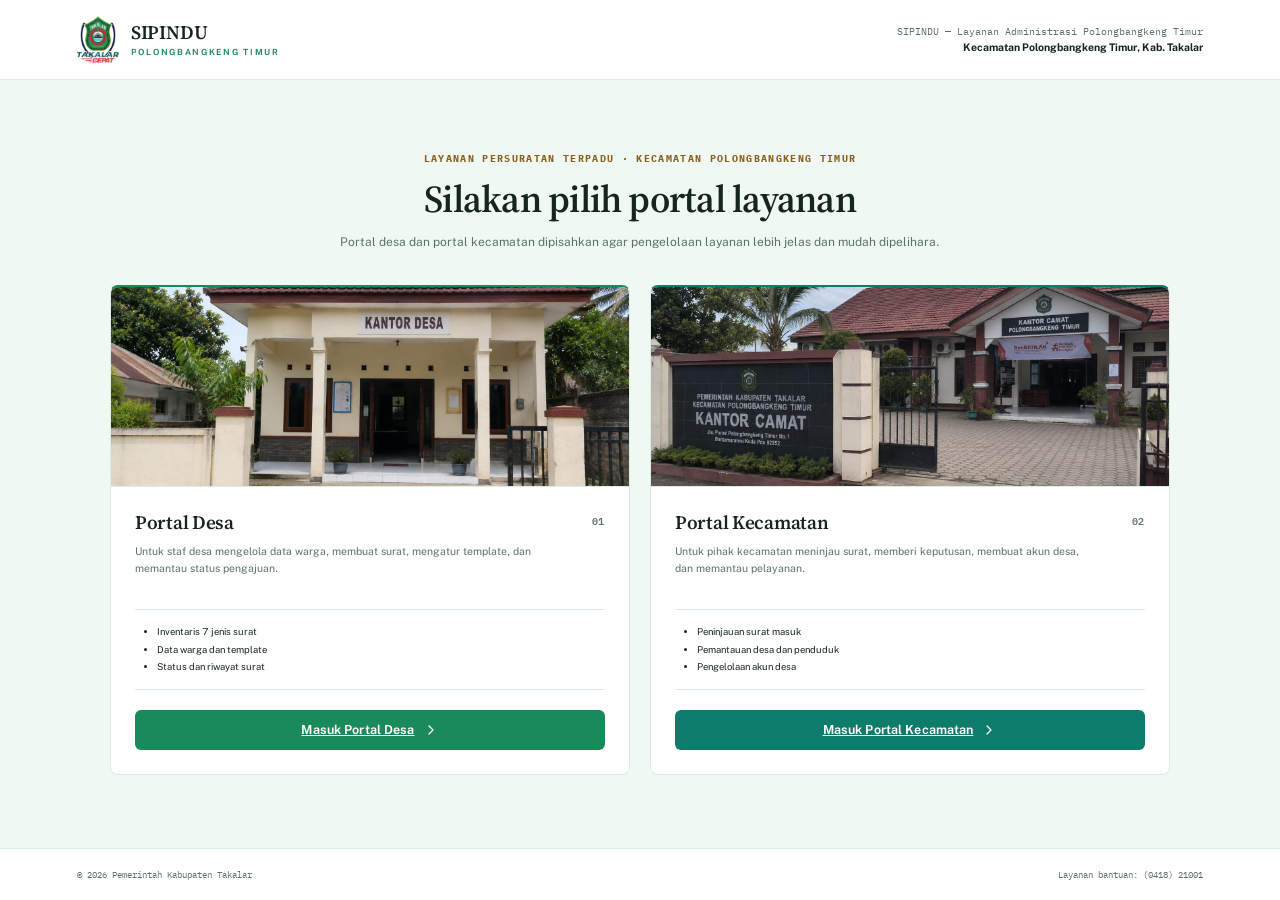
<file: index.html>
<!DOCTYPE html>
<html lang="id">

<head>
  <meta charset="UTF-8">
  <meta name="viewport" content="width=device-width, initial-scale=1.0">
  <meta name="theme-color" content="#1F4438">
  <title>SIPINDU — Pilih Portal</title>
  <link rel="preconnect" href="https://fonts.googleapis.com">
  <link rel="preconnect" href="https://fonts.gstatic.com" crossorigin>
  <link
    href="https://fonts.googleapis.com/css2?family=Public+Sans:wght@400;500;600;650;700;800&family=Source+Serif+4:opsz,wght@8..60,500;8..60,600;8..60,700&family=IBM+Plex+Mono:wght@400;500;600&display=swap"
    rel="stylesheet">
  <link rel="stylesheet" href="assets/css/styles.css">
</head>

<body class="gateway-page">
  <header class="gateway-header">
    <a class="brand" href="index.html">
      <img class="brand-logo" src="assets/images/icon.png" alt="Logo SIPINDU">
      <span class="brand-word">SIPINDU<small>POLONGBANGKENG TIMUR</small></span>
    </a>
    <div class="gateway-agency">SIPINDU — Layanan Administrasi Polongbangkeng Timur<br><strong>Kecamatan Polongbangkeng
        Timur, Kab. Takalar</strong></div>
  </header>

  <main class="gateway-main">
    <section class="gateway-intro">
      <span class="section-kicker">Layanan Persuratan Terpadu · Kecamatan Polongbangkeng Timur</span>
      <h1>Silakan pilih portal layanan</h1>
      <p>Portal desa dan portal kecamatan dipisahkan agar pengelolaan layanan lebih jelas dan mudah dipelihara.</p>
    </section>

    <section class="portal-grid" aria-label="Pilihan portal">
      <article class="portal-card">
        <div class="portal-image"><img src="assets/images/desa.jpeg" alt="Ilustrasi kantor desa"></div>
        <div class="portal-content">
          <span class="portal-number">01</span>
          <h2>Portal Desa</h2>
          <p>Untuk staf desa mengelola data warga, membuat surat, mengatur template, dan memantau status pengajuan.</p>
          <ul>
            <li>Inventaris 7 jenis surat</li>
            <li>Data warga dan template</li>
            <li>Status dan riwayat surat</li>
          </ul>
          <a class="btn btn-primary btn-block" href="desa.html">Masuk Portal Desa
            <svg class="icon sm">
              <use href="assets/images/icons.svg#i-chevron-right"></use>
            </svg>
          </a>
        </div>
      </article>

      <article class="portal-card portal-card-camat">
        <div class="portal-image"><img src="assets/images/camat.jpeg" alt="Ilustrasi kantor kecamatan"></div>
        <div class="portal-content">
          <span class="portal-number">02</span>
          <h2>Portal Kecamatan</h2>
          <p>Untuk pihak kecamatan meninjau surat, memberi keputusan, membuat akun desa, dan memantau pelayanan.</p>
          <ul>
            <li>Peninjauan surat masuk</li>
            <li>Pemantauan desa dan penduduk</li>
            <li>Pengelolaan akun desa</li>
          </ul>
          <a class="btn btn-dark btn-block" href="camat.html">Masuk Portal Kecamatan
            <svg class="icon sm">
              <use href="assets/images/icons.svg#i-chevron-right"></use>
            </svg>
          </a>
        </div>
      </article>
    </section>
  </main>

  <footer class="gateway-footer"><span>© 2026 Pemerintah Kabupaten Takalar</span><span>Layanan bantuan: (0418)
      21001</span></footer>
</body>

</html>
</file>
<file: assets/css/styles.css>
:root {
  /* Primer — hijau emerald segar, identitas Portal Desa */
  --brand: #1B8A5A;
  --brand-2: #146B44;
  --brand-3: #DEF2E6;
  --brand-4: #EFFAF3;
  /* Identitas Portal Kecamatan — hijau teal segar, masih satu keluarga hijau */
  --navy: #0E7C6B;
  --navy-2: #0A5F52;
  /* Aksen segel/cap — kuningan resmi, dipakai sangat terbatas */
  --brass: #A9762C;
  --brass-soft: #F3E9D5;
  --brass-2: #8A5F20;
  --ink: #16261D;
  --muted: #5C7268;
  --line: #CFE4D8;
  --line-2: #DCEEE4;
  --soft: #EAF5EF;
  --cream: #F2FAF5;
  --paper: #F0F8F3;
  --white: #fff;
  --orange: #B8752E;
  --orange-soft: #F4E9D8;
  --red: #A23B32;
  --red-soft: #F5E4E0;
  --blue: #3E5E7D;
  --blue-soft: #E5EAEF;
  --purple: #6E5B8F;
  --purple-soft: #ECE7F1;
  --yellow: #A9762C;
  --yellow-soft: #F3E9D5;
  --shadow: 0 1px 2px rgba(28, 36, 32, .07), 0 1px 1px rgba(28, 36, 32, .04);
  --shadow-lg: 0 24px 48px rgba(20, 26, 23, .20);
  /* Tema gelap untuk backdrop aplikasi & sidebar */
  --dark-bg: #0E271F;
  --dark-bg-2: #12352A;
  --dark-line: rgba(255, 255, 255, .1);
  --dark-text: #FFFFFF;
  --dark-text-muted: rgba(255, 255, 255, .62);
  --dark-accent: #5FE3A6;
  --radius: 8px;
  --sidebar-w: 260px;
  --font-serif: "Source Serif 4", Georgia, "Times New Roman", serif;
  --font-sans: "Public Sans", ui-sans-serif, system-ui, -apple-system, "Segoe UI", sans-serif;
  --font-mono: "IBM Plex Mono", ui-monospace, "SFMono-Regular", Menlo, monospace;
}

/* Identitas Portal Kecamatan memakai palet navy, bukan hijau desa — variabel
   --brand di-scope ulang di sini sehingga semua komponen yang sudah memakai
   var(--brand)/--brand-2/--brand-3/--brand-4 otomatis ikut berganti warna. */
body[data-portal="camat"] {
  --brand: var(--navy);
  --brand-2: var(--navy-2);
  --brand-3: #DCEEEA;
  --brand-4: #EDF7F5;
}

* {
  box-sizing: border-box;
}

html,
body {
  margin: 0;
  min-height: 100%;
  font-family: var(--font-sans);
  color: var(--ink);
  background: var(--paper);
  font-feature-settings: "tnum" 1;
}

h1,
h2,
h3,
.brand-word,
.page-header h1,
.welcome-copy h2,
.gateway-intro h1,
.login-heading h1,
.login-visual-copy h2,
.modal-head h2,
.panel-head h3,
.portal-content h2 {
  font-family: var(--font-serif);
  font-weight: 600;
  letter-spacing: -.01em;
}

.data-table th,
.badge,
.secondary,
.doc-number,
.page-crumb span,
.top-date,
.helper,
.edited,
.pagination,
.section-kicker,
.nav-label,
.visual-file-note,
.login-hint {
  font-family: var(--font-mono);
}

body {
  min-height: 100vh;
}

button,
input,
textarea,
select {
  font: inherit;
}

button {
  cursor: pointer;
}

a {
  color: inherit;
}

/* Sembunyikan scrollbar visual di semua elemen, scroll tetap jalan normal */
* {
  scrollbar-width: none;
  -ms-overflow-style: none;
}

*::-webkit-scrollbar {
  width: 0;
  height: 0;
  display: none;
}

.svg-sprite {
  width: 0;
  height: 0;
  position: absolute;
  overflow: hidden;
}

.icon {
  width: 19px;
  height: 19px;
  fill: none;
  stroke: currentColor;
  stroke-width: 1.8;
  stroke-linecap: round;
  stroke-linejoin: round;
  display: inline-block;
  flex: 0 0 auto;
}

.icon.sm {
  width: 16px;
  height: 16px;
}

.icon.lg {
  width: 24px;
  height: 24px;
}

/* Identitas & komponen dasar */
.brand {
  display: inline-flex;
  align-items: center;
  gap: 12px;
  font-weight: 700;
  color: var(--ink);
  letter-spacing: -.01em;
}

.brand-word {
  line-height: 1;
  font-size: 19px;
  font-family: var(--font-serif);
}

.brand-word small {
  display: block;
  font-size: 8.5px;
  letter-spacing: .2em;
  color: var(--brand);
  margin-top: 6px;
  font-weight: 650;
  font-family: var(--font-sans);
}

.login-form {
  margin-top: 22px;
  animation: fadeUp .3s ease both;
}

.form-label {
  font-size: 11px;
  font-weight: 650;
  color: var(--ink);
  display: block;
  margin: 0 0 7px;
  letter-spacing: .01em;
}

.field {
  position: relative;
  margin-bottom: 15px;
}

.field .prefix {
  position: absolute;
  left: 14px;
  top: 50%;
  transform: translateY(-50%);
  color: var(--muted);
}

.field input,
.field select,
.field textarea,
.input {
  width: 100%;
  border: 1px solid #D8D2C0;
  background: white;
  color: var(--ink);
  border-radius: 6px;
  padding: 11px 13px;
  outline: none;
  transition: .15s;
  font-size: 12.5px;
}

.field.has-icon input,
.field.has-icon select {
  padding-left: 42px;
}

.field input:focus,
.field select:focus,
.field textarea:focus,
.input:focus {
  border-color: var(--brand);
  box-shadow: 0 0 0 3px rgba(31, 68, 56, .1);
}

.field select {
  appearance: none;
  -webkit-appearance: none;
  -moz-appearance: none;
  padding-right: 36px;
  cursor: pointer;
  background-repeat: no-repeat;
  background-position: right 13px center;
  background-size: 11px;
  background-image: url("data:image/svg+xml;utf8,<svg xmlns='http://www.w3.org/2000/svg' viewBox='0 0 24 24' fill='none' stroke='%236C7168' stroke-width='2' stroke-linecap='round' stroke-linejoin='round'><polyline points='6 9 12 15 18 9'/></svg>");
}

.field select:hover {
  border-color: var(--brand);
}

.field select option {
  color: var(--ink);
  background: white;
}

.field select::-ms-expand {
  display: none;
}

.field textarea {
  resize: vertical;
  min-height: 92px;
  line-height: 1.55;
}

.field .password-toggle {
  border: 0;
  background: none;
  color: var(--muted);
  position: absolute;
  right: 12px;
  top: 50%;
  transform: translateY(-50%);
  display: grid;
  place-items: center;
  padding: 4px;
}

.login-meta {
  display: flex;
  align-items: center;
  justify-content: space-between;
  margin: 2px 0 18px;
  font-size: 12px;
}

.checkbox {
  display: inline-flex;
  align-items: center;
  gap: 7px;
  color: var(--muted);
}

.checkbox input {
  accent-color: var(--brand);
}

.text-link {
  border: 0;
  background: none;
  color: var(--brand);
  font-weight: 650;
  padding: 0;
}

.btn {
  border: 0;
  border-radius: 6px;
  padding: 10px 16px;
  display: inline-flex;
  align-items: center;
  justify-content: center;
  gap: 8px;
  font-weight: 650;
  font-size: 12.5px;
  transition: .15s;
  white-space: nowrap;
  letter-spacing: .01em;
}

.btn:disabled,
.btn.is-loading {
  opacity: .72;
  cursor: not-allowed;
  pointer-events: none;
}

.btn-spinner {
  width: 13px;
  height: 13px;
  border: 2px solid rgba(255, 255, 255, .4);
  border-top-color: #fff;
  border-radius: 50%;
  display: inline-block;
  animation: btn-spin .6s linear infinite;
  flex: none;
}

.btn-outline .btn-spinner,
.btn-secondary .btn-spinner {
  border: 2px solid rgba(28, 36, 32, .18);
  border-top-color: var(--ink);
}

@keyframes btn-spin {
  to {
    transform: rotate(360deg);
  }
}

/* Overlay pemuatan layar penuh saat mengambil data awal dari Supabase */
.page-loading-overlay {
  position: fixed;
  inset: 0;
  background: var(--paper);
  display: flex;
  flex-direction: column;
  align-items: center;
  justify-content: center;
  gap: 14px;
  z-index: 999;
}

.page-loading-overlay .btn-spinner {
  width: 26px;
  height: 26px;
  border-width: 3px;
  border-color: rgba(27, 138, 90, .18);
  border-top-color: var(--brand);
}

.page-loading-overlay span {
  font-size: 12.5px;
  color: var(--muted);
  font-weight: 600;
}

.btn-primary {
  color: white;
  background: var(--brand);
}

.btn-primary:hover {
  background: var(--brand-2);
}

.btn-secondary {
  color: var(--brand);
  background: var(--brand-3);
}

.btn-secondary:hover {
  background: #DBE3D6;
}

.btn-outline {
  color: var(--ink);
  border: 1px solid #D8D2C0;
  background: white;
}

.btn-outline:hover {
  border-color: var(--brand);
  color: var(--brand);
}

.btn-danger {
  color: white;
  background: var(--red);
}

.btn-danger-soft {
  color: var(--red);
  background: var(--red-soft);
}

.btn-success-soft {
  color: var(--brand);
  background: var(--brand-3);
}

.btn-block {
  width: 100%;
  padding: 12px;
}

.btn-sm {
  padding: 7px 11px;
  font-size: 11px;
  border-radius: 5px;
}

.login-hint {
  margin-top: 13px;
  background: var(--brass-soft);
  border: 1px solid #E4D2A8;
  color: var(--brass-2);
  font-size: 10.5px;
  border-radius: 6px;
  padding: 10px 12px;
  display: flex;
  align-items: flex-start;
  gap: 8px;
  line-height: 1.5;
  font-family: var(--font-mono);
}

/* App shell */
.app-shell {
  min-height: 100vh;
  display: grid;
  grid-template-columns: var(--sidebar-w) 1fr;
  background: var(--dark-bg);
}

.sidebar {
  position: fixed;
  inset: 0 auto 0 0;
  width: var(--sidebar-w);
  background: var(--dark-bg-2);
  border-right: 1px solid var(--dark-line);
  padding: 23px 17px 17px;
  display: flex;
  flex-direction: column;
  z-index: 40;
  transition: .25s;
}

.sidebar .brand {
  padding: 0 8px 22px;
  border-bottom: 1px solid var(--dark-line);
  color: var(--dark-text);
}

.sidebar .brand-word small {
  color: var(--dark-accent);
}

.sidebar .brand-mark {
  width: 39px;
  height: 39px;
  border-radius: 12px;
}

.sidebar .brand-word {
  font-size: 17px;
}

.sidebar-context {
  margin: 18px 7px 12px;
  background: rgba(255, 255, 255, .07);
  border: 1px solid var(--dark-line);
  border-radius: 8px;
  padding: 11px;
  display: flex;
  gap: 9px;
  align-items: center;
}

.context-icon {
  width: 32px;
  height: 32px;
  background: rgba(255, 255, 255, .1);
  color: var(--dark-text);
  border-radius: 6px;
  display: grid;
  place-items: center;
  border: 1px solid var(--dark-line);
}

.sidebar-context strong {
  font-size: 11px;
  display: block;
  color: var(--dark-text);
  max-width: 145px;
  white-space: nowrap;
  overflow: hidden;
  text-overflow: ellipsis;
  font-family: var(--font-serif);
  font-weight: 600;
}

.sidebar-context span {
  font-size: 9px;
  color: var(--dark-text-muted);
  margin-top: 3px;
}

.nav-label {
  margin: 12px 11px 8px;
  color: var(--dark-text-muted);
  font-size: 9px;
  font-weight: 800;
  letter-spacing: .14em;
  text-transform: uppercase;
}

.nav {
  display: flex;
  flex-direction: column;
  gap: 4px;
}

.nav-item {
  width: 100%;
  border: 0;
  background: transparent;
  color: var(--dark-text-muted);
  border-radius: 6px;
  padding: 9px 12px;
  display: flex;
  align-items: center;
  gap: 11px;
  font-size: 12px;
  font-weight: 600;
  text-align: left;
  position: relative;
}

.nav-item:hover {
  background: rgba(255, 255, 255, .08);
  color: var(--dark-text);
}

.nav-item.active {
  background: rgba(255, 255, 255, .1);
  color: var(--dark-text);
  font-weight: 700;
}

.nav-item.active::before {
  content: "";
  position: absolute;
  width: 2px;
  height: 16px;
  border-radius: 0;
  background: var(--dark-accent);
  left: -17px;
  top: 50%;
  transform: translateY(-50%);
}

.nav-item .nav-badge {
  margin-left: auto;
  min-width: 20px;
  height: 19px;
  border-radius: 4px;
  display: grid;
  place-items: center;
  padding: 0 5px;
  font-size: 9px;
  font-family: var(--font-mono);
  background: rgba(255, 255, 255, .1);
  color: var(--dark-text-muted);
}

.nav-item.active .nav-badge {
  background: rgba(95, 227, 166, .22);
  color: var(--dark-accent);
}

.nav-spacer {
  flex: 1;
}

.support-card {
  margin: 10px 3px 13px;
  padding: 14px;
  border-radius: 8px;
  background: rgba(255, 255, 255, .08);
  border: 1px solid var(--dark-line);
  color: var(--dark-text);
  position: relative;
  overflow: hidden;
}

.support-card::after {
  content: "?";
  position: absolute;
  right: -5px;
  bottom: -32px;
  font-size: 95px;
  font-weight: 900;
  color: rgba(255, 255, 255, .05);
}

.support-card strong {
  display: block;
  font-size: 11px;
  margin-bottom: 5px;
}

.support-card p {
  font-size: 9px;
  color: rgba(255, 255, 255, .62);
  line-height: 1.5;
  margin: 0 0 10px;
}

.support-card button {
  background: rgba(255, 255, 255, .13);
  border: 1px solid rgba(255, 255, 255, .14);
  color: white;
  border-radius: 7px;
  font-size: 9px;
  padding: 6px 9px;
}

.sidebar-profile {
  border-top: 1px solid var(--dark-line);
  padding: 15px 6px 0;
  display: flex;
  align-items: center;
  gap: 9px;
}

.sidebar-profile .profile-copy strong {
  color: var(--dark-text);
}

.sidebar-profile .profile-copy span {
  color: var(--dark-text-muted);
}

.sidebar .icon-btn {
  color: var(--dark-text-muted);
}

.sidebar .icon-btn:hover {
  color: var(--dark-text);
  background: rgba(255, 255, 255, .1);
}

.avatar {
  width: 37px;
  height: 37px;
  border-radius: 7px;
  background: #b0794f;
  display: grid;
  place-items: center;
  color: white;
  font-size: 11px;
  font-weight: 850;
  flex: 0 0 auto;
}

.avatar.green {
  background: var(--brand);
}

.profile-copy {
  min-width: 0;
  flex: 1;
}

.profile-copy strong {
  display: block;
  font-size: 10.5px;
  overflow: hidden;
  text-overflow: ellipsis;
  white-space: nowrap;
}

.profile-copy span {
  display: block;
  font-size: 9px;
  color: var(--muted);
  margin-top: 2px;
}

.icon-btn {
  width: 36px;
  height: 36px;
  padding: 0;
  border: 1px solid transparent;
  background: transparent;
  color: #727f79;
  border-radius: 10px;
  display: grid;
  place-items: center;
  transition: .18s;
}

.icon-btn:hover {
  color: var(--brand);
  background: #f1f5f3;
}

.icon-btn-danger:hover {
  color: #c0392b;
  background: #fdecea;
}

.main-wrap {
  grid-column: 2;
  min-width: 0;
}

.topbar {
  height: 72px;
  background: #fff;
  border-bottom: 1px solid var(--line);
  padding: 0 clamp(20px, 3vw, 38px);
  display: flex;
  align-items: center;
  position: sticky;
  top: 0;
  z-index: 30;
}

.mobile-menu {
  display: none;
  margin-right: 10px;
}

.page-crumb {
  min-width: 190px;
}

.page-crumb span {
  display: block;
  color: #89918d;
  font-size: 9px;
  font-weight: 700;
  margin-bottom: 3px;
}

.page-crumb strong {
  font-size: 14px;
  color: #1f3e2f;
}

.top-search {
  width: min(340px, 28vw);
  margin-left: auto;
  position: relative;
}

.top-search input {
  width: 100%;
  background: #f5f6f6;
  border: 1px solid transparent;
  border-radius: 10px;
  padding: 10px 12px 10px 38px;
  font-size: 11px;
  outline: none;
}

.top-search .icon {
  position: absolute;
  left: 12px;
  top: 10px;
  color: #8a928e;
}

.top-search input:focus {
  border-color: #b7ccc2;
  background: white;
}

.search-results {
  position: absolute;
  top: calc(100% + 6px);
  left: 0;
  right: 0;
  background: white;
  border-radius: 12px;
  box-shadow: 0 10px 28px rgba(24, 32, 29, .16);
  border: 1px solid #eceae3;
  max-height: 320px;
  overflow: auto;
  z-index: 120;
  padding: 6px;
}

.search-result-item {
  display: flex;
  align-items: center;
  gap: 10px;
  width: 100%;
  text-align: left;
  background: none;
  border: none;
  cursor: pointer;
  padding: 9px 10px;
  border-radius: 8px;
  font: inherit;
  color: var(--ink);
}

.search-result-item:hover {
  background: #F4F3EE;
}

.search-result-item strong {
  display: block;
  font-size: 11px;
}

.search-result-item span span {
  display: block;
  font-size: 9.5px;
  color: var(--muted);
}

.search-empty {
  padding: 14px 10px;
  font-size: 10.5px;
  color: var(--muted);
  text-align: center;
}

.top-actions {
  display: flex;
  align-items: center;
  gap: 9px;
  margin-left: 18px;
}

.notification-btn {
  position: relative;
  background: #f5f6f6;
}

.notification-btn.has-notif::after {
  content: "";
  width: 6px;
  height: 6px;
  background: #e27a6d;
  border: 2px solid white;
  border-radius: 50%;
  position: absolute;
  top: 7px;
  right: 7px;
}

.top-date {
  border-left: 1px solid var(--line);
  margin-left: 5px;
  padding-left: 15px;
  font-size: 9px;
  color: #7a8781;
  line-height: 1.45;
}

.top-date strong {
  display: block;
  font-size: 10px;
  color: #3a4d44;
}

.content {
  padding: 26px clamp(20px, 3vw, 38px) 42px;
  max-width: 1600px;
  margin: 0 auto;
}

.page-header {
  display: flex;
  align-items: flex-start;
  justify-content: space-between;
  gap: 18px;
  margin-bottom: 22px;
}

.page-header h1 {
  margin: 0 0 6px;
  font-size: 23px;
  letter-spacing: -.015em;
  color: var(--ink);
}

.page-header p {
  margin: 0;
  font-size: 11.5px;
  color: var(--muted);
  line-height: 1.55;
}

.header-actions {
  display: flex;
  gap: 9px;
  align-items: center;
  flex-wrap: wrap;
}

/* Dashboard */
.welcome-banner {
  background: var(--brand-2);
  border-radius: 10px;
  min-height: 158px;
  color: white;
  padding: 25px 29px;
  position: relative;
  overflow: hidden;
  display: flex;
  align-items: center;
  margin-bottom: 19px;
  box-shadow: none;
  border: 1px solid var(--brand-2);
}

.welcome-banner::before {
  content: "";
  position: absolute;
  inset: 0;
  background-image: repeating-linear-gradient(to bottom, transparent, transparent 27px, rgba(255, 255, 255, .05) 28px);
  pointer-events: none;
}

.welcome-copy {
  position: relative;
  z-index: 2;
  max-width: 520px;
}

.welcome-copy .mini {
  font-size: 9.5px;
  color: #D8C99A;
  font-weight: 650;
  letter-spacing: .12em;
  text-transform: uppercase;
  font-family: var(--font-mono);
}

.welcome-copy h2 {
  margin: 8px 0 8px;
  font-size: 22px;
  letter-spacing: -.015em;
  font-weight: 600;
}

.welcome-copy p {
  margin: 0 0 17px;
  font-size: 11px;
  color: rgba(255, 255, 255, .68);
  line-height: 1.6;
}

.welcome-copy .btn {
  background: white;
  color: var(--brand);
  padding: 9px 13px;
}

.banner-art {
  position: absolute;
  width: 310px;
  height: 160px;
  right: 20px;
  bottom: -7px;
  z-index: 1;
  opacity: .9;
}

.banner-art svg {
  width: 100%;
  height: 100%;
}

.stats-grid {
  display: grid;
  grid-template-columns: repeat(4, 1fr);
  gap: 14px;
  margin-bottom: 19px;
}

.stat-card {
  background: white;
  border: 1px solid var(--line-2);
  border-radius: 8px;
  padding: 16px;
  box-shadow: none;
  min-width: 0;
}

.stat-top {
  display: flex;
  align-items: center;
  justify-content: space-between;
  margin-bottom: 13px;
}

.stat-icon {
  width: 38px;
  height: 38px;
  border-radius: 7px;
  display: grid;
  place-items: center;
  background: var(--brand-3);
  color: var(--brand);
}

.stat-icon.orange {
  color: var(--orange);
  background: var(--orange-soft);
}

.stat-icon.blue {
  color: var(--blue);
  background: var(--blue-soft);
}

.stat-icon.purple {
  color: var(--purple);
  background: var(--purple-soft);
}

.trend {
  font-size: 9px;
  padding: 4px 6px;
  border-radius: 6px;
  color: var(--brand);
  background: var(--brand-4);
  font-weight: 750;
}

.trend.down {
  color: var(--red);
  background: var(--red-soft);
}

.stat-card .value {
  font-size: 23px;
  font-weight: 850;
  letter-spacing: -.03em;
  color: #1c3d2e;
}

.stat-card .label {
  font-size: 10px;
  color: var(--muted);
  margin-top: 4px;
}

.dashboard-grid {
  display: grid;
  grid-template-columns: minmax(0, 1.65fr) minmax(285px, .75fr);
  gap: 18px;
}

.panel {
  background: white;
  border: 1px solid var(--line-2);
  border-radius: 8px;
  box-shadow: none;
  min-width: 0;
}

.panel-head {
  min-height: 56px;
  padding: 14px 17px;
  display: flex;
  align-items: center;
  justify-content: space-between;
  gap: 12px;
  border-bottom: 1px solid var(--line-2);
}

.panel-head h3 {
  margin: 0;
  font-size: 13px;
  color: var(--ink);
}

.panel-head p {
  margin: 3px 0 0;
  font-size: 9px;
  color: var(--muted);
}

.panel-body {
  padding: 16px 17px;
}

.see-all {
  border: 0;
  background: none;
  color: var(--brand);
  font-size: 10px;
  font-weight: 650;
  display: inline-flex;
  align-items: center;
  gap: 4px;
}

.quick-actions {
  display: grid;
  grid-template-columns: repeat(3, 1fr);
  gap: 10px;
}

.quick-action {
  border: 1px solid var(--line-2);
  background: #fff;
  border-radius: 8px;
  padding: 14px;
  display: flex;
  align-items: center;
  gap: 11px;
  color: var(--ink);
  text-align: left;
}

.quick-action:hover {
  border-color: var(--brand);
  background: var(--brand-4);
}

.quick-action .stat-icon {
  width: 34px;
  height: 34px;
  border-radius: 6px;
  display: flex;
  justify-content: center;
}

.quick-action strong {
  display: block;
  font-size: 10px;
  margin-bottom: 3px;
}

.quick-action span {
  font-size: 8.5px;
  color: var(--muted);
}

.status-list {
  display: flex;
  flex-direction: column;
  gap: 14px;
}

.status-row {
  display: grid;
  grid-template-columns: 9px 1fr auto;
  align-items: center;
  gap: 9px;
}

.status-dot {
  width: 8px;
  height: 8px;
  border-radius: 50%;
  background: var(--brand);
}

.status-dot.blue {
  background: var(--blue);
}

.status-dot.orange {
  background: var(--orange);
}

.status-dot.red {
  background: var(--red);
}

.status-row span {
  font-size: 10px;
  color: #4c6258;
}

.status-row strong {
  font-size: 10px;
  color: #254234;
}

.progress {
  grid-column: 2/4;
  height: 5px;
  background: #eff1f0;
  border-radius: 6px;
  overflow: hidden;
  margin-top: -4px;
}

.progress i {
  display: block;
  height: 100%;
  background: var(--brand);
  border-radius: 6px;
}

.progress i.blue {
  background: var(--blue);
}

.progress i.orange {
  background: var(--orange);
}

.progress i.red {
  background: var(--red);
}

.activity-list {
  padding: 5px 0;
}

.activity-item {
  display: flex;
  gap: 11px;
  position: relative;
  padding: 8px 0 13px;
  margin-left:10px;
}

.activity-item:not(:last-child)::after {
  content: "";
  position: absolute;
  width: 1px;
  background: #e6eae8;
  left: 15px;
  top: 38px;
  bottom: -2px;
}

.activity-icon {
  width: 31px;
  height: 31px;
  border-radius: 6px;
  background: var(--brand-3);
  color: var(--brand);
  display: grid;
  place-items: center;
  z-index: 1;
  flex: 0 0 auto;
}

.activity-copy strong {
  display: block;
  font-size: 10px;
  margin: 1px 0 4px;
}

.activity-copy p {
  margin: 0;
  color: var(--muted);
  font-size: 9px;
  line-height: 1.5;
}

.activity-copy time {
  display: block;
  font-size: 8px;
  color: #9ea3a1;
  margin-top: 4px;
}

/* Tables */
.toolbar {
  background: white;
  border: 1px solid var(--line-2);
  border-radius: 8px;
  padding: 11px;
  display: flex;
  gap: 10px;
  align-items: center;
  margin-bottom: 14px;
}

.toolbar-search {
  position: relative;
  flex: 1;
  max-width: 360px;
}

.toolbar-search input {
  width: 100%;
  border: 1px solid #DEDACC;
  border-radius: 6px;
  padding: 9px 11px 9px 34px;
  font-size: 10px;
  outline: none;
}

.toolbar-search .icon {
  position: absolute;
  left: 10px;
  top: 8px;
  color: var(--muted);
}

.toolbar-select {
  border: 1px solid #DEDACC;
  background: white;
  border-radius: 6px;
  padding: 9px 28px 9px 10px;
  color: var(--ink);
  font-size: 10px;
  outline: none;
  appearance: none;
  -webkit-appearance: none;
  -moz-appearance: none;
  cursor: pointer;
  transition: .15s;
  background-repeat: no-repeat;
  background-position: right 9px center;
  background-size: 10px;
  background-image: url("data:image/svg+xml;utf8,<svg xmlns='http://www.w3.org/2000/svg' viewBox='0 0 24 24' fill='none' stroke='%236C7168' stroke-width='2' stroke-linecap='round' stroke-linejoin='round'><polyline points='6 9 12 15 18 9'/></svg>");
}

.toolbar-select:hover {
  border-color: var(--brand);
}

.toolbar-select:focus {
  border-color: var(--brand);
  box-shadow: 0 0 0 3px rgba(31, 68, 56, .1);
}

.toolbar-select option {
  color: var(--ink);
  background: white;
}

.toolbar-select::-ms-expand {
  display: none;
}

.toolbar-spacer {
  flex: 1;
}

.table-card {
  background: #fff;
  border: 1px solid var(--line-2);
  border-radius: 8px;
  overflow: hidden;
  box-shadow: none;
}

.data-table {
  width: 100%;
  border-collapse: collapse;
  table-layout: auto;
}

.data-table th {
  text-align: left;
  padding: 10px 15px;
  color: var(--muted);
  font-size: 8.5px;
  text-transform: uppercase;
  letter-spacing: .08em;
  background: var(--soft);
  border-bottom: 1px solid var(--line-2);
  white-space: nowrap;
  font-weight: 600;
}

.data-table td {
  padding: 12px 15px;
  border-bottom: 1px solid var(--line-2);
  font-size: 10.5px;
  color: var(--ink);
  vertical-align: middle;
}

.data-table tr:last-child td {
  border-bottom: 0;
}

.data-table tbody tr:hover {
  background: var(--soft);
}

.data-table .primary {
  color: var(--ink);
  font-weight: 650;
}

.data-table .secondary {
  display: block;
  font-size: 8.5px;
  color: var(--muted);
  margin-top: 3px;
  letter-spacing: 0;
}

.table-user {
  display: flex;
  align-items: center;
  gap: 9px;
}

.table-user .avatar {
  width: 29px;
  height: 29px;
  border-radius: 5px;
  font-size: 9px;
}

.table-actions {
  display: flex;
  gap: 4px;
  justify-content: flex-end;
}

.table-actions .icon-btn {
  width: 30px;
  height: 30px;
}

.badge {
  display: inline-flex;
  align-items: center;
  gap: 5px;
  border-radius: 4px;
  padding: 4px 7px;
  font-size: 8.5px;
  font-weight: 650;
  white-space: nowrap;
  border: 1px solid transparent;
  letter-spacing: .02em;
}

.badge::before {
  content: "";
  width: 5px;
  height: 5px;
  border-radius: 50%;
  background: currentColor;
  flex: 0 0 auto;
}

.badge.sent {
  background: var(--blue-soft);
  color: var(--blue);
  border-color: rgba(62, 94, 125, .18);
}

.badge.received {
  background: var(--orange-soft);
  color: var(--orange);
  border-color: rgba(184, 117, 46, .2);
}

.badge.approved {
  background: var(--brand-4);
  color: var(--brand);
  border: 1px solid var(--brand);
  border-radius: 999px;
  padding: 3px 9px 3px 7px;
  font-family: var(--font-mono);
  text-transform: uppercase;
  position: relative;
}

.badge.approved::before {
  display: none;
}

.badge.rejected {
  background: var(--red-soft);
  color: var(--red);
  border-color: rgba(162, 59, 50, .2);
}

/* Tag klasifikasi ringan — dipakai untuk pendidikan, kesehatan, dll */
.tag {
  display: inline-flex;
  align-items: center;
  padding: 3px 9px;
  border-radius: 20px;
  font-size: 9.5px;
  font-weight: 650;
  font-family: var(--font-mono);
  background: var(--soft);
  color: var(--muted);
  white-space: nowrap;
}

.tag.blue {
  background: var(--blue-soft);
  color: var(--blue);
}

.tag.purple {
  background: var(--purple-soft);
  color: var(--purple);
}

.tag.orange {
  background: var(--orange-soft);
  color: var(--orange);
}

.tag.red {
  background: var(--red-soft);
  color: var(--red);
}

.tag.green {
  background: var(--brand-3);
  color: var(--brand);
}

.tag-row {
  display: flex;
  flex-wrap: wrap;
  gap: 5px;
}

/* Kartu pengelompokan warga per Nomor KK */
.kk-group {
  background: white;
  border: 1px solid var(--line-2);
  border-radius: var(--radius);
  margin-bottom: 14px;
  overflow: hidden;
}

.kk-group-head {
  display: flex;
  align-items: center;
  gap: 10px;
  padding: 13px 16px;
  background: var(--brand-4);
  border-bottom: 1px solid var(--line-2);
}

.kk-group-head strong {
  font-size: 12.5px;
  color: var(--ink);
}

.kk-group-head span {
  font-size: 10px;
  color: var(--muted);
  font-family: var(--font-mono);
}

.kk-group-members {
  display: flex;
  flex-direction: column;
}

.kk-member {
  display: flex;
  align-items: center;
  gap: 10px;
  padding: 10px 16px;
  border-top: 1px solid var(--line-2);
}

.kk-member:first-child {
  border-top: 0;
}

.kk-member .primary {
  font-size: 12px;
}

.kk-member-meta {
  margin-left: auto;
  display: flex;
  gap: 6px;
  align-items: center;
  flex-wrap: wrap;
  justify-content: flex-end;
}

/* Pratinjau tanda tangan elektronik — pola kotak-kotak biar area transparan
   pada PNG hasil proses kelihatan jelas (sama seperti pratinjau di Photoshop/Figma) */
.signature-preview {
  height: 130px;
  border: 1px dashed var(--line);
  border-radius: 8px;
  margin-bottom: 14px;
  display: flex;
  align-items: center;
  justify-content: center;
  background-image: linear-gradient(45deg, #eee 25%, transparent 25%), linear-gradient(-45deg, #eee 25%, transparent 25%), linear-gradient(45deg, transparent 75%, #eee 75%), linear-gradient(-45deg, transparent 75%, #eee 75%);
  background-size: 16px 16px;
  background-position: 0 0, 0 8px, 8px -8px, -8px 0px;
  background-color: #fafafa;
}

.signature-preview img {
  max-height: 100px;
  max-width: 90%;
  object-fit: contain;
}

.signature-preview .muted {
  color: var(--muted);
  font-size: 11px;
}

#signature-file {
  width: 100%;
  border: 1px solid #D8D2C0;
  border-radius: 6px;
  padding: 9px 12px;
  font-size: 11.5px;
  background: white;
}

.pagination {
  padding: 12px 15px;
  border-top: 1px solid var(--line-2);
  display: flex;
  align-items: center;
  justify-content: space-between;
  font-size: 9px;
  color: var(--muted);
  margin-top: 10px;
}

.page-buttons {
  display: flex;
  gap: 5px;
}

.page-btn {
  width: 27px;
  height: 26px;
  border-radius: 5px;
  border: 1px solid var(--line-2);
  background: white;
  color: var(--muted);
  font-size: 9px;
  font-family: var(--font-mono);
}

.page-btn.active {
  color: white;
  background: var(--brand);
  border-color: var(--brand);
}

/* Inventory */
.inventory-grid {
  display: grid;
  grid-template-columns: repeat(3, 1fr);
  gap: 14px;
}

.letter-card {
  background: white;
  border: 1px solid var(--line-2);
  border-radius: 8px;
  padding: 17px;
  position: relative;
  overflow: hidden;
  transition: .2s;
  min-height: 184px;
}

.letter-card:hover {
  transform: translateY(-2px);
  box-shadow: var(--shadow);
  border-color: var(--card, var(--brand));
}

.letter-card::after {
  display: none;
}

.letter-card-top {
  display: flex;
  align-items: flex-start;
  justify-content: space-between;
  position: relative;
  z-index: 2;
}

.letter-icon {
  width: 40px;
  height: 40px;
  border-radius: 7px;
  display: grid;
  place-items: center;
  background: var(--card-soft, var(--brand-3));
  color: var(--card, var(--brand));
}

.template-ready {
  font-size: 8px;
  color: var(--brand);
  background: var(--brand-4);
  padding: 4px 7px;
  border-radius: 4px;
  font-weight: 650;
  display: flex;
  align-items: center;
}

.letter-card h3 {
  margin: 14px 0 5px;
  font-size: 13px;
  color: var(--ink);
  font-family: var(--font-serif);
  font-weight: 600;
}

.letter-card p {
  margin: 0;
  font-size: 9.5px;
  color: var(--muted);
  line-height: 1.55;
  min-height: 30px;
}

.letter-meta {
  margin-top: 13px;
  padding-top: 11px;
  border-top: 1px solid var(--line-2);
  display: flex;
  align-items: center;
  justify-content: space-between;
}

.letter-meta span {
  font-size: 9px;
  color: var(--muted);
  font-family: var(--font-mono);
}

.letter-meta strong {
  font-size: 9px;
  color: var(--ink);
}

.color-orange {
  --card: #B8752E;
  --card-soft: #F4E9D8;
}

.color-blue {
  --card: #3E5E7D;
  --card-soft: #E5EAEF;
}

.color-purple {
  --card: #6E5B8F;
  --card-soft: #ECE7F1;
}

.color-red {
  --card: #A23B32;
  --card-soft: #F5E4E0;
}

.color-yellow {
  --card: #8A5F20;
  --card-soft: #F3E9D5;
}

.color-cyan {
  --card: #3D6B72;
  --card-soft: #E6EEEE;
}

.color-green {
  --card: #1F4438;
  --card-soft: #E6EBE4;
}

/* Status cards */
.status-summary {
  display: grid;
  grid-template-columns: repeat(4, 1fr);
  gap: 12px;
  margin-bottom: 15px;
}

.status-mini {
  background: white;
  border: 1px solid var(--line-2);
  border-radius: 8px;
  padding: 13px;
  display: flex;
  align-items: center;
  gap: 10px;
}

.status-mini .status-dot {
  width: 11px;
  height: 11px;
  box-shadow: 0 0 0 5px var(--brand-4);
}

.status-mini strong {
  font-size: 17px;
  display: block;
  font-family: var(--font-mono);
}

.status-mini span {
  color: var(--muted);
  font-size: 9px;
  display: block;
  margin-top: 2px;
}

.reason {
  max-width: 300px;
  display: flex;
  align-items: flex-start;
  gap: 5px;
  color: var(--muted);
  line-height: 1.45;
}

.reason .icon {
  margin-top: 1px;
  color: var(--muted);
}

/* Template cards/editor */
.template-grid {
  display: grid;
  grid-template-columns: repeat(2, 1fr);
  gap: 14px;
}

.template-card {
  background: white;
  border: 1px solid var(--line-2);
  border-radius: 8px;
  overflow: hidden;
  display: flex;
  min-height: 153px;
}

.template-preview {
  width: 116px;
  background: var(--soft);
  padding: 16px;
  display: flex;
  align-items: center;
  justify-content: center;
}

.paper-mini {
  width: 70px;
  height: 94px;
  background: white;
  box-shadow: 0 2px 8px rgba(28, 36, 32, .1);
  border-radius: 2px;
  padding: 9px 7px;
}

.paper-logo {
  width: 12px;
  height: 12px;
  margin: 0 auto 5px;
  border-radius: 50%;
  background: var(--card, var(--brand));
  opacity: .75;
}

.paper-line {
  height: 2px;
  background: var(--line);
  border-radius: 2px;
  margin: 4px 0;
}

.paper-line.short {
  width: 64%;
  margin-left: auto;
  margin-right: auto;
}

.paper-line.dark {
  background: #87918c;
  height: 3px;
}

.template-info {
  flex: 1;
  padding: 16px;
  min-width: 0;
}

.template-info h3 {
  margin: 0 0 6px;
  font-size: 12px;
  font-family: var(--font-serif);
}

.template-info p {
  margin: 0 0 13px;
  font-size: 9px;
  color: var(--muted);
  line-height: 1.5;
}

.template-footer {
  display: flex;
  align-items: center;
  justify-content: space-between;
  gap: 8px;
  flex-wrap: wrap;
}

.template-actions {
  display: flex;
  gap: 6px;
  flex-wrap: wrap;
}

.file-upload-btn {
  position: relative;
  cursor: pointer;
  display: inline-flex;
  align-items: center;
  justify-content: center;
}

.file-upload-btn.is-loading {
  opacity: .6;
  pointer-events: none;
}

.hidden-file-input {
  position: absolute;
  inset: 0;
  width: 100%;
  height: 100%;
  opacity: 0;
  cursor: pointer;
}

.edited {
  font-size: 8px;
  color: var(--muted);
}

/* Village cards */
.village-grid {
  display: grid;
  grid-template-columns: repeat(3, 1fr);
  gap: 14px;
}

.village-card {
  background: white;
  border: 1px solid var(--line-2);
  border-radius: 8px;
  padding: 17px;
  position: relative;
  transition: .2s;
}

.village-card:hover {
  transform: translateY(-2px);
  box-shadow: var(--shadow);
  border-color: var(--brand);
}

.village-head {
  display: flex;
  align-items: center;
  gap: 11px;
}

.village-avatar {
  width: 40px;
  height: 40px;
  border-radius: 7px;
  background: var(--brand-3);
  color: var(--brand);
  display: grid;
  place-items: center;
  position: relative;
}

.incoming-count {
  position: absolute;
  width: 18px;
  height: 18px;
  display: grid;
  place-items: center;
  background: var(--red);
  color: white;
  border: 2px solid white;
  border-radius: 50%;
  font-size: 8px;
  font-weight: 800;
  top: -6px;
  right: -6px;
}

.village-head h3 {
  font-size: 12.5px;
  margin: 0 0 3px;
  font-family: var(--font-serif);
  font-weight: 600;
}

.village-head p {
  font-size: 8.5px;
  color: var(--muted);
  margin: 0;
  font-family: var(--font-mono);
}

.village-stats {
  display: grid;
  grid-template-columns: 1fr 1fr;
  background: var(--soft);
  border-radius: 6px;
  margin: 14px 0;
  padding: 11px;
}

.village-stat:first-child {
  border-right: 1px solid var(--line-2);
}

.village-stat:last-child {
  padding-left: 12px;
}

.village-stat strong {
  font-size: 14px;
  display: block;
  font-family: var(--font-mono);
}

.village-stat span {
  font-size: 8px;
  color: var(--muted);
  display: block;
  margin-top: 3px;
}

.village-foot {
  display: flex;
  align-items: center;
  justify-content: space-between;
  font-size: 8.5px;
  color: var(--muted);
}

.online {
  color: var(--brand);
  display: flex;
  align-items: center;
  gap: 5px;
}

.online::before {
  content: "";
  width: 6px;
  height: 6px;
  border-radius: 50%;
  background: var(--brand);
}

.offline {
  color: #B8483C;
  display: flex;
  align-items: center;
  gap: 5px;
}

.offline::before {
  content: "";
  width: 6px;
  height: 6px;
  border-radius: 50%;
  background: #B8483C;
}

/* Modals */
.modal-backdrop {
  position: fixed;
  inset: 0;
  background: rgba(20, 26, 23, .6);
  z-index: 100;
  display: grid;
  place-items: center;
  padding: 20px;
  animation: fadeIn .18s ease;
}

.preview-overlay {
  z-index: 200;
}

.empty-row {
  text-align: center;
  color: var(--muted);
  padding: 28px 12px;
  font-size: 11px;
}

.activity-item.popover-btn {
  width: 100%;
  text-align: left;
  background: none;
  border: none;
  cursor: pointer;
  font: inherit;
  border-radius: 10px;

}

.activity-item.popover-btn:hover {
  background: #F4F3EE;
}

.modal {
  width: min(620px, 100%);
  max-height: 92vh;
  overflow: auto;
  background: white;
  border-radius: 10px;
  box-shadow: var(--shadow-lg);
  animation: modalIn .22s ease;
}

.modal.modal-lg {
  width: min(850px, 100%);
}

.modal.modal-xl {
  width: min(1050px, 100%);
}

.modal-head {
  padding: 18px 20px;
  border-bottom: 1px solid var(--line-2);
  display: flex;
  align-items: flex-start;
  gap: 12px;
  position: sticky;
  top: 0;
  background: white;
  z-index: 2;
}

.modal-title-icon {
  width: 38px;
  height: 38px;
  border-radius: 7px;
  background: var(--brand-3);
  color: var(--brand);
  display: grid;
  place-items: center;
}

.modal-head h2 {
  font-size: 15px;
  margin: 1px 0 4px;
}

.modal-head p {
  font-size: 9px;
  color: var(--muted);
  margin: 0;
  font-family: var(--font-mono);
}

.modal-head .icon-btn {
  margin-left: auto;
}

.modal-body {
  padding: 20px;
}

.modal-foot {
  padding: 14px 20px;
  border-top: 1px solid var(--line-2);
  display: flex;
  justify-content: flex-end;
  align-items: center;
  gap: 8px;
  position: sticky;
  bottom: 0;
  background: white;
  z-index: 2;
}

.form-grid {
  display: grid;
  grid-template-columns: 1fr 1fr;
  gap: 0 15px;
}

.form-grid .span-2 {
  grid-column: 1/-1;
}

.helper {
  font-size: 8.5px;
  color: var(--muted);
  margin-top: 5px;
  display: block;
}

.input-row {
  display: flex;
  gap: 8px;
}

.input-row>* {
  flex: 1;
}

.review-grid {
  display: grid;
  grid-template-columns: 1.15fr .85fr;
  gap: 18px;
}

.document-preview {
  background: var(--soft);
  border-radius: 8px;
  padding: 18px;
  min-height: 430px;
}

.document-paper {
  max-width: 390px;
  min-height: 500px;
  background: white;
  margin: auto;
  box-shadow: 0 4px 18px rgba(24, 32, 29, .14);
  padding: 27px 31px;
  color: var(--ink);
  font-family: var(--font-serif);
  font-size: 7px;
  line-height: 1.55;
}

.doc-header {
  text-align: center;
  border-bottom: 2px solid var(--ink);
  padding-bottom: 8px;
  margin-bottom: 13px;
  position: relative;
}

.doc-seal {
  position: absolute;
  left: 0;
  top: 0;
  width: 34px;
  height: 34px;
  border-radius: 50%;
  border: 2px solid var(--brass);
  display: grid;
  place-items: center;
  color: var(--brass);
  font-family: var(--font-mono);
  font-weight: bold;
}

.doc-header strong {
  font-size: 10px;
  display: block;
}

.doc-header b {
  font-size: 8px;
  display: block;
}

.doc-title {
  text-align: center;
  font-weight: bold;
  text-decoration: underline;
  font-size: 9px;
  margin: 15px 0 3px;
}

.doc-number {
  text-align: center;
  margin-bottom: 15px;
  font-family: var(--font-mono);
}

.doc-table {
  width: 100%;
}

.doc-table td:first-child {
  width: 76px;
}

.doc-sign {
  width: 120px;
  margin: 30px 0 0 auto;
  text-align: center;
}

.doc-sign-space {
  height: 45px;
}

.doc-seal-row {
  display: flex;
  justify-content: flex-end;
  margin-bottom: 4px;
}

.doc-body p {
  margin: 0 0 6px;
  white-space: pre-wrap;
}

.doc-body p:empty,
.doc-body br {
  display: block;
  content: "";
  margin: 4px 0;
}

/* Pratinjau berbasis docx-preview: biarkan halaman Word tampil apa adanya
   (font, margin, tabel dari file asli), kita cuma kasih bingkai & jarak
   biar rapi di dalam kartu abu-abu "document-preview". */
.docx-preview-host {
  display: flex;
  justify-content: center;
  overflow-x: auto;
}
.docx-preview-host .docx-wrapper {
  background: transparent;
  padding: 0;
}
.docx-preview-host .docx-wrapper > section.docx {
  box-shadow: 0 4px 18px rgba(24, 32, 29, .14);
  margin: 0 auto !important;
}
.doc-preview-loading {
  display: flex;
  align-items: center;
  justify-content: center;
  gap: 8px;
  min-height: 400px;
  color: var(--muted, #7a8b86);
  font-size: 13px;
}

.review-info h3 {
  font-size: 12px;
  margin: 0 0 12px;
  font-family: var(--font-serif);
}

.detail-list {
  border: 1px solid var(--line-2);
  border-radius: 8px;
  overflow: hidden;
}

.detail-row {
  display: grid;
  grid-template-columns: 105px 1fr;
  gap: 10px;
  padding: 10px 12px;
  border-bottom: 1px solid var(--line-2);
  font-size: 9.5px;
}

.detail-row:last-child {
  border-bottom: 0;
}

.detail-row span {
  color: var(--muted);
}

.detail-row strong {
  color: var(--ink);
  font-weight: 650;
  font-family: var(--font-mono);
}

.decision-box {
  margin-top: 13px;
  background: var(--soft);
  border: 1px solid var(--line-2);
  border-radius: 8px;
  padding: 13px;
}

.decision-box h4 {
  margin: 0 0 7px;
  font-size: 10px;
}

.decision-box p {
  margin: 0 0 10px;
  font-size: 8.5px;
  color: var(--muted);
  line-height: 1.5;
}

.editor-toolbar {
  display: flex;
  align-items: center;
  gap: 4px;
  flex-wrap: wrap;
  background: var(--soft);
  border: 1px solid var(--line-2);
  border-bottom: 0;
  border-radius: 6px 6px 0 0;
  padding: 7px;
}

.tool-btn {
  min-width: 29px;
  height: 28px;
  padding: 0 8px;
  border: 0;
  background: transparent;
  border-radius: 4px;
  font-size: 10px;
  font-weight: 700;
  color: var(--ink);
}

.tool-btn:hover {
  background: white;
  color: var(--brand);
}

.tool-divider {
  height: 18px;
  width: 1px;
  background: var(--line-2);
  margin: 0 3px;
}

.template-editor {
  width: 100%;
  height: 380px;
  border: 1px solid var(--line-2);
  border-radius: 0 0 6px 6px;
  padding: 22px 26px;
  outline: none;
  resize: vertical;
  font-family: var(--font-serif);
  font-size: 11px;
  line-height: 1.7;
  color: var(--ink);
}

/* Empty, toast, misc */
.toast-root {
  position: fixed;
  right: 22px;
  top: 20px;
  z-index: 200;
  display: flex;
  flex-direction: column;
  gap: 10px;
}

.toast {
  min-width: 280px;
  max-width: 380px;
  background: white;
  border: 1px solid var(--line-2);
  box-shadow: var(--shadow-lg);
  border-radius: 8px;
  padding: 12px 14px;
  display: flex;
  align-items: flex-start;
  gap: 10px;
  animation: toastIn .25s ease;
}

.toast .toast-icon {
  width: 29px;
  height: 29px;
  border-radius: 6px;
  background: var(--brand-3);
  color: var(--brand);
  display: grid;
  place-items: center;
}

.toast strong {
  display: block;
  font-size: 10.5px;
  margin: 1px 0 3px;
}

.toast p {
  margin: 0;
  font-size: 9px;
  color: var(--muted);
  line-height: 1.4;
}

.toast.error .toast-icon {
  color: var(--red);
  background: var(--red-soft);
}

.empty {
  padding: 42px 20px;
  text-align: center;
}

.empty-icon {
  width: 52px;
  height: 52px;
  border-radius: 8px;
  margin: 0 auto 12px;
  display: grid;
  place-items: center;
  color: var(--brand);
  background: var(--brand-3);
}

.empty h3 {
  font-size: 13px;
  margin: 0 0 5px;
  font-family: var(--font-serif);
}

.empty p {
  color: var(--muted);
  font-size: 9.5px;
  margin: 0;
}

.mobile-overlay {
  display: none;
}

.small-note {
  padding: 10px 12px;
  border-radius: 6px;
  background: var(--soft);
  border: 1px solid var(--line-2);
  font-size: 9px;
  color: var(--muted);
  line-height: 1.5;
}

.muted {
  color: var(--muted);
}

.text-red {
  color: var(--red);
}

.text-brand {
  color: var(--brand);
}

.mt-18 {
  margin-top: 18px;
}

.mb-14 {
  margin-bottom: 14px;
}

.mt-8 {
  margin-top: 8px;
}

.section-title {
  font-size: 12px;
  color: #2e473b;
  margin: 0 0 11px;
}

@keyframes fadeUp {
  from {
    opacity: 0;
    transform: translateY(8px);
  }

  to {
    opacity: 1;
    transform: none;
  }
}

@keyframes fadeIn {
  from {
    opacity: 0;
  }

  to {
    opacity: 1;
  }
}

@keyframes modalIn {
  from {
    opacity: 0;
    transform: translateY(10px) scale(.985);
  }

  to {
    opacity: 1;
    transform: none;
  }
}

@keyframes toastIn {
  from {
    opacity: 0;
    transform: translateX(15px);
  }

  to {
    opacity: 1;
    transform: none;
  }
}

@media (max-width: 1120px) {
  .login-page {
    grid-template-columns: minmax(400px, .9fr) 1.1fr;
  }

  .login-panel {
    padding-left: 45px;
    padding-right: 45px;
  }

  .stats-grid {
    grid-template-columns: repeat(2, 1fr);
  }

  .inventory-grid,
  .village-grid {
    grid-template-columns: repeat(2, 1fr);
  }

  .dashboard-grid {
    grid-template-columns: 1fr;
  }

  .quick-actions {
    grid-template-columns: repeat(3, 1fr);
  }

  .banner-art {
    opacity: .6;
    right: -20px;
  }
}

@media (max-width: 860px) {
  :root {
    --sidebar-w: 245px;
  }

  .login-page {
    display: block;
  }

  .login-visual {
    display: none;
  }

  .login-panel {
    min-height: 100vh;
    padding: 28px max(25px, 8vw);
  }

  .login-main {
    margin: auto;
  }

  .sidebar {
    transform: translateX(-105%);
    box-shadow: var(--shadow-lg);
  }

  .sidebar.open {
    transform: none;
  }

  .app-shell {
    display: block;
  }

  .main-wrap {
    grid-column: auto;
  }

  .mobile-menu {
    display: grid;
  }

  .mobile-overlay {
    display: block;
    position: fixed;
    inset: 0;
    background: rgba(15, 34, 37, .38);
    z-index: 39;
  }

  .top-search {
    display: none;
  }

  .page-crumb {
    min-width: 0;
  }

  .topbar {
    padding: 0 16px;
  }

  .top-date {
    display: none;
  }

  .top-actions {
    margin-left: auto;
  }

  .content {
    padding: 21px 16px 35px;
  }

  .template-grid {
    grid-template-columns: 1fr;
  }

  .review-grid {
    grid-template-columns: 1fr;
  }

  .document-preview {
    min-height: auto;
  }

  .document-paper {
    min-height: 450px;
  }
}

@media (max-width: 620px) {
  .login-panel {
    padding: 24px 20px;
  }

  .login-main h1 {
    font-size: 34px;
  }

  .role-grid {
    grid-template-columns: 1fr;
  }

  .page-header {
    flex-direction: column;
  }

  .page-header h1 {
    font-size: 21px;
  }

  .header-actions {
    width: 100%;
  }

  .header-actions .btn {
    flex: 1;
  }

  .welcome-banner {
    padding: 22px;
  }

  .banner-art {
    display: none;
  }

  .welcome-copy h2 {
    font-size: 20px;
  }

  .stats-grid {
    grid-template-columns: 1fr 1fr;
    gap: 9px;
  }

  .stat-card {
    padding: 13px;
  }

  .stat-card .value {
    font-size: 19px;
  }

  .inventory-grid,
  .village-grid {
    grid-template-columns: 1fr;
  }

  .quick-actions {
    grid-template-columns: 1fr;
  }

  .status-summary {
    grid-template-columns: 1fr 1fr;
  }

  .toolbar {
    flex-wrap: wrap;
  }

  .toolbar-search {
    max-width: none;
    flex-basis: 100%;
  }

  .toolbar-spacer {
    display: none;
  }

  .table-card {
    overflow: auto;
  }

  .data-table {
    min-width: 760px;
  }

  .template-card {
    min-height: 145px;
  }

  .template-preview {
    width: 100px;
  }

  .form-grid {
    grid-template-columns: 1fr;
  }

  .form-grid .span-2 {
    grid-column: auto;
  }

  .modal-backdrop {
    padding: 8px;
    align-items: end;
  }

  .modal {
    max-height: 94vh;
    border-radius: 18px 18px 0 0;
  }

  .modal-body {
    padding: 16px;
  }

  .modal-foot {
    padding: 12px 16px;
  }

  .modal-foot .btn {
    flex: 1;
  }

  .toast-root {
    left: 12px;
    right: 12px;
    top: 12px;
  }

  .toast {
    min-width: 0;
    max-width: none;
  }
}

/* ============================================================
   Halaman pilihan portal dan login terpisah
   Gaya dibuat lebih formal: warna solid, sudut sedang, dekorasi minim.
   ============================================================ */
.brand-logo {
  width: 42px;
  display: block;
  flex: 0 0 auto;
}

.sidebar .brand-logo {
  width: 37px;
}

.brand {
  text-decoration: none;
}

.btn-dark {
  color: #fff;
  background: var(--navy);
}

.btn-dark:hover {
  background: var(--navy-2);
}

.section-kicker {
  display: inline-block;
  color: var(--brass-2);
  font-size: 9.5px;
  line-height: 1;
  font-weight: 650;
  letter-spacing: .14em;
  text-transform: uppercase;
  margin-bottom: 13px;
  font-family: var(--font-mono);
}

.gateway-page {
  min-height: 100vh;
  background: var(--paper);
  display: flex;
  flex-direction: column;
}

.gateway-header {
  min-height: 80px;
  padding: 16px clamp(24px, 6vw, 84px);
  background: #fff;
  border-bottom: 1px solid var(--line-2);
  display: flex;
  align-items: center;
  justify-content: space-between;
}

.gateway-agency {
  color: var(--muted);
  font-size: 9.5px;
  text-align: right;
  line-height: 1.6;
  font-family: var(--font-mono);
}

.gateway-agency strong {
  color: var(--ink);
  font-size: 10.5px;
  font-family: var(--font-sans);
}

.gateway-main {
  width: min(1060px, calc(100% - 40px));
  margin: auto;
  padding: 50px 0 56px;
}

.gateway-intro {
  text-align: center;
  max-width: 660px;
  margin: 0 auto 32px;
}

.gateway-intro h1 {
  color: var(--ink);
  font-size: clamp(28px, 4vw, 38px);
  letter-spacing: -.02em;
  line-height: 1.2;
  margin: 0 0 11px;
}

.gateway-intro p {
  color: var(--muted);
  font-size: 12px;
  line-height: 1.65;
  margin: 0;
}

.portal-grid {
  display: grid;
  grid-template-columns: 1fr 1fr;
  gap: 20px;
}

.portal-card {
  background: #fff;
  border: 1px solid var(--line-2);
  border-top: 2px solid var(--brand);
  border-radius: 8px;
  overflow: hidden;
  box-shadow: none;
}

.portal-card-camat {
  border-top-color: var(--navy);
}

.portal-image {
  height: 200px;
  background: var(--soft);
  border-bottom: 1px solid var(--line-2);
  overflow: hidden;
  display: flex;
  justify-content: center;
}

.portal-card-camat .portal-image {
  background: #EEF0F3;
}

.portal-image img {
  height: 100%;
  width: 100%;
  object-fit: cover;
  object-position: center;
}

.portal-content {
  padding: 22px 24px 24px;
  position: relative;
}

.portal-number {
  position: absolute;
  right: 24px;
  top: 24px;
  color: var(--muted);
  font-size: 10px;
  font-weight: 600;
  letter-spacing: .06em;
  font-family: var(--font-mono);
}

.portal-content h2 {
  margin: 0 0 8px;
  color: var(--ink);
  font-size: 19px;
  letter-spacing: -.015em;
}

.portal-content p {
  margin: 0;
  min-height: 49px;
  color: var(--muted);
  font-size: 10.5px;
  line-height: 1.58;
  max-width: 88%;
}

.portal-content ul {
  margin: 17px 0 20px;
  padding: 13px 0 13px 22px;
  border-top: 1px solid var(--line-2);
  border-bottom: 1px solid var(--line-2);
  color: var(--ink);
  font-size: 9.5px;
  line-height: 1.85;
}

.gateway-footer {
  min-height: 52px;
  padding: 14px clamp(24px, 6vw, 84px);
  border-top: 1px solid var(--line-2);
  background: #fff;
  color: var(--muted);
  font-size: 9px;
  font-family: var(--font-mono);
  display: flex;
  justify-content: space-between;
  align-items: center;
}

.portal-login {
  min-height: 100vh;
  background: var(--paper);
  display: grid;
  grid-template-columns: minmax(430px, .85fr) minmax(560px, 1.15fr);
}

.portal-login-form {
  background: #fff;
  padding: 34px clamp(38px, 6vw, 78px);
  display: flex;
  position: relative;
  z-index: 2;
  border-right: 1px solid var(--line-2);
}

.login-form-wrap {
  width: min(440px, 100%);
  margin: auto;
}

.login-form-wrap>.brand {
  margin-bottom: 46px;
}

.back-link {
  color: var(--muted);
  font-size: 10px;
  font-weight: 650;
  text-decoration: none;
  display: inline-flex;
  align-items: center;
  gap: 6px;
  margin-bottom: 27px;
}

.back-link:hover {
  color: var(--brand);
}

.login-heading {
  margin-bottom: 23px;
}

.login-heading h1 {
  color: var(--ink);
  font-size: 28px;
  letter-spacing: -.015em;
  line-height: 1.22;
  margin: 0 0 8px;
}

.login-heading p {
  color: var(--muted);
  font-size: 11px;
  line-height: 1.6;
  margin: 0;
}

.portal-login .login-form {
  margin-top: 0;
}

.login-help {
  text-align: center;
  color: var(--muted);
  font-size: 9px;
  line-height: 1.5;
  margin: 21px 0 0;
  font-family: var(--font-mono);
}

.portal-login-visual {
  padding: 54px clamp(38px, 6vw, 84px) 34px;
  background: var(--brand-2);
  display: flex;
  flex-direction: column;
  justify-content: center;
  overflow: hidden;
  position: relative;
}

.portal-login-camat .portal-login-visual {
  background: var(--navy);
}

.portal-login-visual::before {
  content: "";
  position: absolute;
  inset: 0;
  pointer-events: none;
}

.login-visual-copy {
  max-width: 520px;
  margin: 0 auto 20px;
  width: 100%;
  position: relative;
  z-index: 1;
}

.login-visual-copy>span {
  color: #D8C99A;
  font-size: 9px;
  font-weight: 650;
  letter-spacing: .18em;
  font-family: var(--font-mono);
  text-transform: uppercase;
}

.login-visual-copy h2 {
  color: #fff;
  font-size: clamp(24px, 3vw, 33px);
  line-height: 1.22;
  letter-spacing: -.015em;
  margin: 10px 0 10px;
}

.login-visual-copy p {
  color: rgba(255, 255, 255, .68);
  max-width: 465px;
  font-size: 11px;
  line-height: 1.65;
  margin: 0;
}

.portal-login-visual>img {
  display: block;
  width: min(600px, 100%);
  height: auto;
  margin: 0 auto;
  border: 6px solid rgba(255, 255, 255, .92);
  box-shadow: 0 18px 40px rgba(10, 14, 12, .28);
  position: relative;
  z-index: 1;
}

.visual-file-note {
  color: rgba(255, 255, 255, .55);
  font-size: 9px;
  margin: 12px auto 0;
  width: min(600px, 100%);
  font-family: var(--font-serif);
  font-style: italic;
  text-align: center;
  position: relative;
  z-index: 1;
}

.visual-file-note code {
  color: rgba(255, 255, 255, .75);
  font-family: var(--font-mono);
  font-style: normal;
}

@media (max-width: 880px) {
  .gateway-main {
    padding-top: 35px;
  }

  .portal-grid {
    grid-template-columns: 1fr;
    max-width: 610px;
    margin: 0 auto;
  }

  .portal-login {
    display: block;
  }

  .portal-login-form {
    min-height: 100vh;
    padding: 28px max(24px, 9vw);
    border-right: 0;
  }

  .portal-login-visual {
    display: none;
  }
}

@media (max-width: 560px) {
  .gateway-header {
    min-height: 72px;
    padding: 13px 18px;
  }

  .gateway-agency {
    display: none;
  }

  .gateway-main {
    width: calc(100% - 28px);
    padding: 31px 0 40px;
  }

  .gateway-intro {
    text-align: left;
  }

  .gateway-intro h1 {
    font-size: 28px;
  }

  .portal-image {
    height: 170px;
  }

  .portal-content {
    padding: 19px;
  }

  .portal-content p {
    max-width: 100%;
  }

  .gateway-footer {
    padding: 15px 18px;
    display: block;
    line-height: 1.8;
  }

  .gateway-footer span {
    display: block;
  }

  .login-form-wrap>.brand {
    margin-bottom: 38px;
  }

  .login-heading h1 {
    font-size: 26px;
  }
}

/* ===== Searchable combobox (pengganti <select> untuk daftar panjang) ===== */
.combobox {
  position: relative;
}

.combobox-input {
  width: 100%;
  cursor: text;
  transition: .15s;
}

.combobox-input:hover {
  border-color: var(--brand);
}

.combobox-input:focus {
  border-color: var(--brand);
  box-shadow: 0 0 0 3px rgba(31, 68, 56, .1);
}

.combobox-input[readonly] {
  cursor: pointer;
  caret-color: transparent;
}

.combobox-input.combobox-sm {
  border: 1px solid #e2e5e4;
  background: white;
  border-radius: 9px;
  padding: 9px 30px 9px 10px;
  color: #4d6359;
  font-size: 10px;
  outline: none;
}

.combobox-caret {
  position: absolute;
  right: 12px;
  top: 50%;
  transform: translateY(-50%);
  color: #89918d;
  pointer-events: none;
  font-size: 10px;
}

.combobox-sm~.combobox-caret {
  right: 9px;
  color: #8a928e;
}

.combobox-list {
  position: absolute;
  top: calc(100% + 6px);
  left: 0;
  right: 0;
  max-height: 240px;
  overflow: auto;
  background: white;
  border: 1px solid var(--line);
  border-radius: 12px;
  box-shadow: var(--shadow-lg);
  z-index: 60;
  padding: 6px;
}

.combobox-option {
  padding: 9px 10px;
  border-radius: 8px;
  font-size: 11.5px;
  cursor: pointer;
  display: flex;
  flex-direction: column;
  gap: 2px;
  color: var(--ink);
}

.combobox-option .opt-sub {
  font-size: 10px;
  color: var(--muted);
}

.combobox-option:hover,
.combobox-option.active {
  background: var(--brand-3);
  color: var(--brand);
}

.combobox-option:hover .opt-sub,
.combobox-option.active .opt-sub {
  color: var(--brand);
  opacity: .8;
}

.combobox-empty,
.combobox-more {
  padding: 10px;
  font-size: 10.5px;
  color: var(--muted);
  text-align: center;
}

/* ===== Animasi & transisi halus ===== */
@media (prefers-reduced-motion: no-preference) {
  .content-enter {
    animation: contentIn .32s cubic-bezier(.22, .9, .35, 1) both;
  }

  @keyframes contentIn {
    from {
      opacity: 0;
      transform: translateY(10px);
    }

    to {
      opacity: 1;
      transform: none;
    }
  }

  .village-card,
  .letter-card,
  .stat-card,
  .template-card,
  .panel {
    animation: fadeUp .38s cubic-bezier(.22, .9, .35, 1) both;
  }

  .village-grid .village-card,
  .inventory-grid .letter-card {
    animation-fill-mode: both;
  }

  .nav-item {
    transition: background-color .18s ease, color .18s ease, transform .12s ease;
  }

  .nav-item:active {
    transform: scale(.97);
  }

  .nav-item.active::before {
    transition: opacity .2s ease;
  }

  .btn,
  .icon-btn,
  .see-all,
  .quick-action,
  .page-btn {
    transition: transform .16s cubic-bezier(.34, 1.56, .64, 1), box-shadow .18s ease, background-color .18s ease, color .18s ease, border-color .18s ease;
  }

  .btn:hover,
  .see-all:hover,
  .quick-action:hover {
    transform: translateY(-1px);
  }

  .btn:active,
  .icon-btn:active,
  .page-btn:active {
    transform: scale(.94);
  }

  .icon-btn:hover {
    background: #f2f5f4;
    color: var(--brand);
    transform: translateY(-1px);
  }

  .village-card,
  .letter-card,
  .stat-card,
  .panel,
  .table-card,
  .toolbar {
    transition: transform .22s cubic-bezier(.22, .9, .35, 1), box-shadow .22s ease, border-color .22s ease;
  }

  .village-card:hover,
  .letter-card:hover {
    transform: translateY(-3px);
    box-shadow: 0 12px 26px rgba(28, 55, 51, .09);
    border-color: transparent;
  }

  .stat-card:hover {
    transform: translateY(-2px);
    box-shadow: 0 10px 22px rgba(28, 55, 51, .08);
  }

  .data-table tbody tr {
    transition: background-color .15s ease;
  }

  .data-table tbody tr:hover {
    background: #f8f9f9;
  }

  .quick-action,
  .village-avatar,
  .stat-icon {
    transition: transform .18s ease;
  }

  .quick-action:hover .stat-icon,
  .quick-action:hover .village-avatar {
    transform: scale(1.08);
  }

  .sidebar {
    transition: transform .28s cubic-bezier(.22, .9, .35, 1);
  }

  .mobile-overlay {
    transition: opacity .25s ease;
  }

  .status-row .progress i {
    transition: width .5s cubic-bezier(.22, .9, .35, 1);
  }

  html {
    scroll-behavior: smooth;
  }
}

.village-head-actions {
  margin-left: auto;
  display: flex;
  align-items: center;
  gap: 6px;
}
</file>
